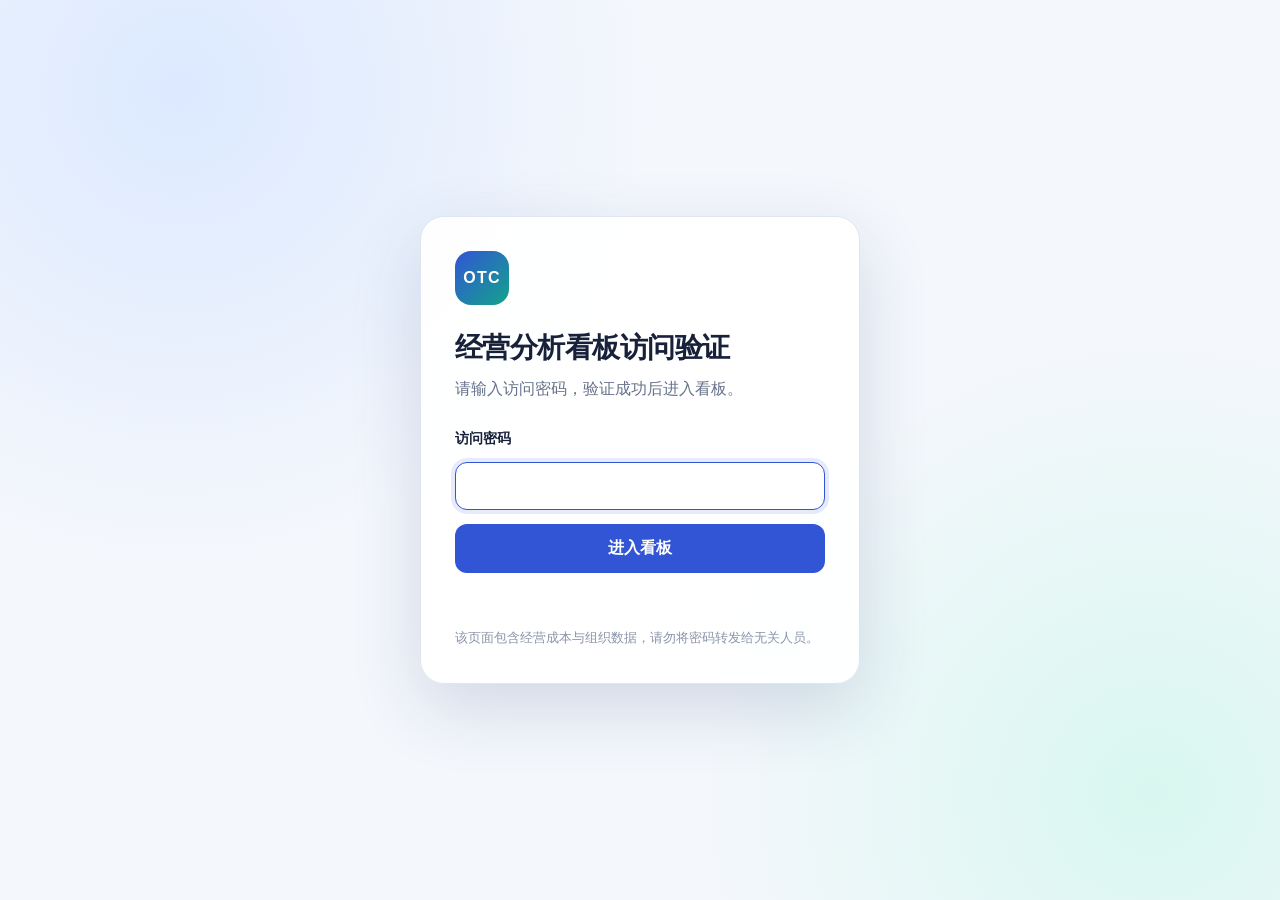
<file: index.html>
<!doctype html>
<html lang="zh-CN">
  <head>
    <meta charset="utf-8" />
    <meta name="viewport" content="width=device-width, initial-scale=1" />
    <meta name="robots" content="noindex,nofollow" />
    <title>访问验证｜OTC事业部经营分析看板</title>
    <style>
      :root { color-scheme: light; font-family: Inter, "PingFang SC", "Microsoft YaHei", sans-serif; }
      * { box-sizing: border-box; }
      body { margin: 0; min-height: 100vh; display: grid; place-items: center; padding: 24px; color: #17213a;
        background: radial-gradient(circle at 14% 10%, #dce9ff 0, transparent 34%),
          radial-gradient(circle at 90% 88%, #d9f7f0 0, transparent 32%), #f4f7fc; }
      main { width: min(440px, 100%); background: rgba(255,255,255,.96); border: 1px solid #dfe6f2;
        border-radius: 24px; padding: 34px; box-shadow: 0 24px 70px rgba(30,56,110,.16); }
      .mark { width: 54px; height: 54px; display: grid; place-items: center; border-radius: 16px;
        color: #fff; font-weight: 800; letter-spacing: .08em; background: linear-gradient(135deg,#3155d5,#14a38b); }
      h1 { margin: 24px 0 8px; font-size: 28px; letter-spacing: -.02em; }
      p { margin: 0; color: #66728a; line-height: 1.7; }
      form { display: grid; gap: 14px; margin-top: 28px; }
      label { font-size: 14px; font-weight: 700; }
      input { width: 100%; border: 1px solid #cfd8e8; border-radius: 12px; padding: 14px 15px; font-size: 16px;
        outline: none; transition: .2s border-color,.2s box-shadow; }
      input:focus { border-color: #3155d5; box-shadow: 0 0 0 4px rgba(49,85,213,.12); }
      button { border: 0; border-radius: 12px; padding: 14px; color: #fff; background: #3155d5;
        font-size: 16px; font-weight: 750; cursor: pointer; }
      .error { min-height: 22px; color: #a12736; font-size: 14px; }
      small { display: block; margin-top: 18px; color: #8a95a9; line-height: 1.6; }
    </style>
  </head>
  <body>
    <main>
      <div class="mark">OTC</div>
      <h1>经营分析看板访问验证</h1>
      <p>请输入访问密码，验证成功后进入看板。</p>
      <form id="login-form">
        <label for="password">访问密码</label>
        <input id="password" name="password" type="password" autocomplete="current-password" required autofocus />
        <button type="submit">进入看板</button>
        <div class="error" id="error" role="alert" aria-live="polite"></div>
      </form>
      <small>该页面包含经营成本与组织数据，请勿将密码转发给无关人员。</small>
    </main>
    <script>
      const expectedHash = "e92c40b1e73a72c75aa4317444be9bfbed78ba864399cc3b3b197999bde73d02";
      const toHex = (bytes) => Array.from(bytes, (byte) => byte.toString(16).padStart(2, "0")).join("");
      document.getElementById("login-form").addEventListener("submit", async (event) => {
        event.preventDefault();
        const password = document.getElementById("password").value;
        const digest = await crypto.subtle.digest("SHA-256", new TextEncoder().encode(password));
        if (toHex(new Uint8Array(digest)) === expectedHash) {
          sessionStorage.setItem("otc_dashboard_access", "granted");
          location.replace("/dashboard.html");
          return;
        }
        document.getElementById("error").textContent = "密码不正确，请重新输入。";
        document.getElementById("password").select();
      });
    </script>
  </body>
</html>
</file>
